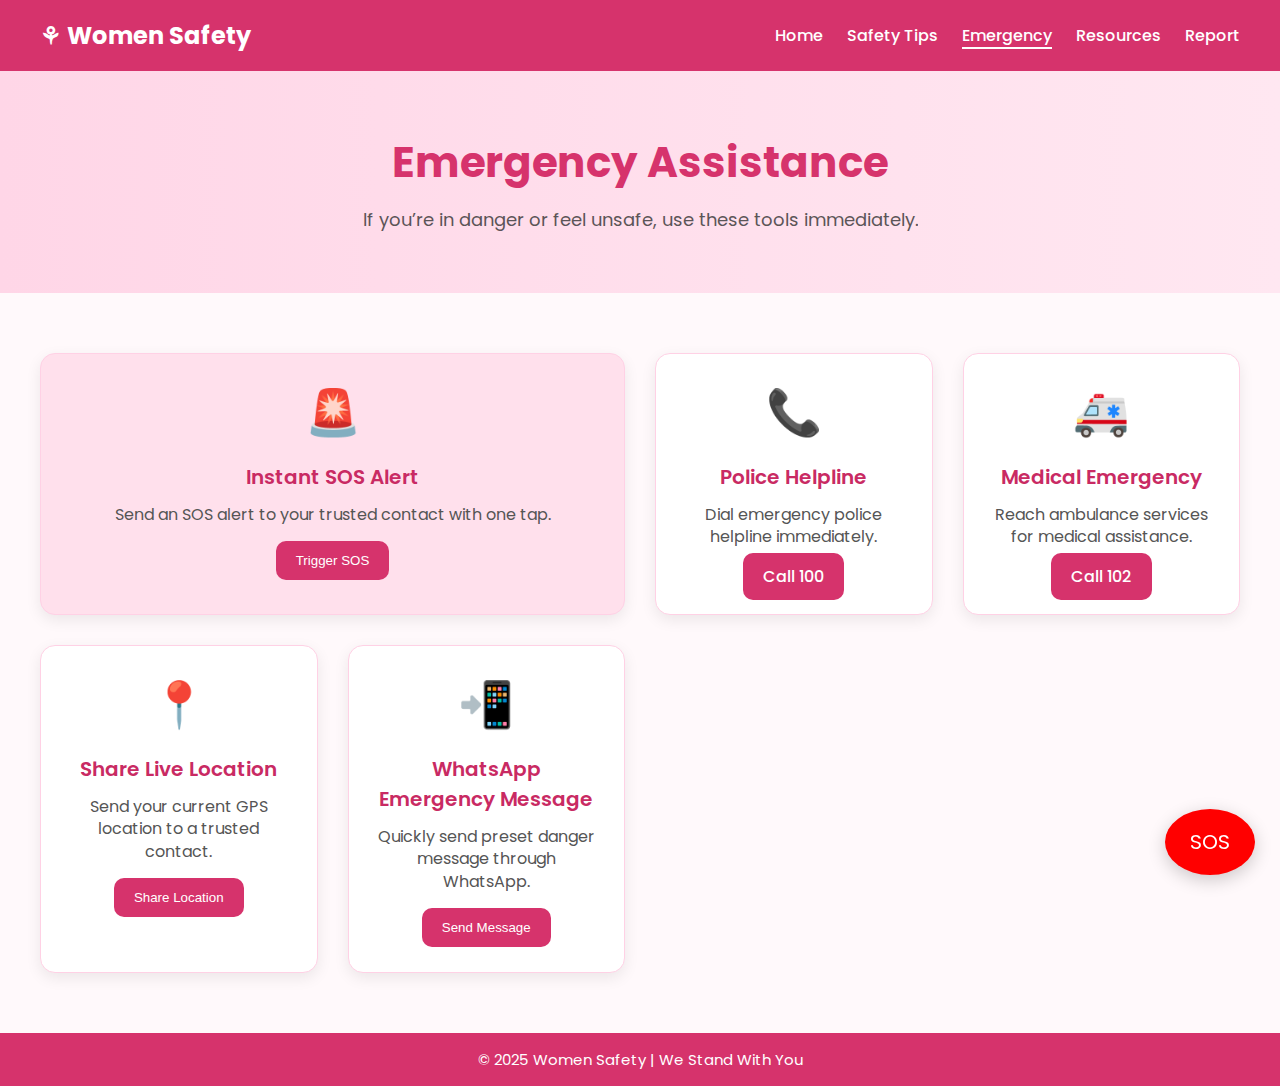
<file: emergency.html>
<!DOCTYPE html>
<html lang="en">
<head>
    <meta charset="UTF-8">
    <meta name="viewport" content="width=device-width, initial-scale=1.0">
    <title>Emergency Help | Women Safety</title>

    <!-- Google Font -->
    <link href="https://fonts.googleapis.com/css2?family=Poppins:wght@300;400;600;700&display=swap" rel="stylesheet">

    <style>
        /* Universal */
        * {
            margin: 0;
            padding: 0;
            box-sizing: border-box;
        }

        body {
            font-family: 'Poppins', sans-serif;
            background: #fff9fb;
            color: #333;
        }

        /* Header */
        .header {
            display: flex;
            justify-content: space-between;
            align-items: center;
            padding: 18px 40px;
            background: #d6336c;
            color: white;
        }

        .header .logo {
            font-size: 24px;
            font-weight: 700;
        }

        .navbar a {
            color: white;
            margin-left: 20px;
            text-decoration: none;
            font-weight: 500;
        }

        .navbar a.active {
            border-bottom: 2px solid white;
        }

        /* Hero Section */
        .em-hero {
            text-align: center;
            padding: 60px 20px;
            background: linear-gradient(to right, #ffd6e7, #ffe7f1);
        }

        .em-hero h1 {
            font-size: 42px;
            font-weight: 700;
            color: #d6336c;
        }

        .em-hero p {
            margin-top: 12px;
            font-size: 18px;
            opacity: 0.8;
        }

        /* Emergency Grid */
        .emergency-grid {
            display: grid;
            grid-template-columns: repeat(auto-fit, minmax(260px, 1fr));
            gap: 30px;
            padding: 60px 40px;
        }

        /* Emergency Cards */
        .em-card {
            background: #fff;
            padding: 25px;
            border-radius: 15px;
            border: 1px solid #ffd1e5;
            box-shadow: 0 5px 15px rgba(0,0,0,0.08);
            text-align: center;
            transition: 0.3s;
        }

        .em-card.big {
            grid-column: span 2;
            background: #ffe0ec;
        }

        .em-card:hover {
            transform: translateY(-6px);
            box-shadow: 0 10px 25px rgba(198, 40, 88, 0.15);
        }

        /* Icons */
        .em-card .icon {
            font-size: 45px;
            margin-bottom: 15px;
        }

        /* Titles & Description */
        .em-card h3 {
            color: #c92a63;
            font-size: 20px;
            margin-bottom: 12px;
            font-weight: 600;
        }

        .em-card p {
            font-size: 16px;
            margin-bottom: 15px;
            color: #555;
            line-height: 1.4;
        }

        /* Buttons */
        .call-btn, .location-btn, .w-btn, .sos-main-btn {
            background: #d6336c;
            color: white;
            padding: 12px 20px;
            border-radius: 10px;
            border: none;
            font-weight: 500;
            cursor: pointer;
            text-decoration: none;
            transition: 0.3s;
        }

        .call-btn:hover, .location-btn:hover, .w-btn:hover, .sos-main-btn:hover {
            background: #b72957;
        }

        /* Floating SOS Button */
        .floating-sos {
            position: fixed;
            right: 25px;
            bottom: 25px;
            background: red;
            color: white;
            padding: 18px 25px;
            border-radius: 50%;
            cursor: pointer;
            font-size: 20px;
            box-shadow: 0 5px 18px rgba(0,0,0,0.2);
            transition: 0.3s;
        }

        .floating-sos:hover {
            background: #b70000;
        }

        /* Footer */
        .footer {
            text-align: center;
            background: #d6336c;
            color: white;
            padding: 15px;
            font-size: 15px;
        }

        /* Responsive */
        @media (max-width: 768px) {
            .emergency-grid {
                padding: 40px 20px;
                gap: 20px;
            }

            .em-hero h1 {
                font-size: 32px;
            }

            .em-hero p {
                font-size: 16px;
            }
        }

        @media (max-width: 480px) {
            .em-card {
                padding: 20px;
                border-radius: 12px;
            }

            .em-card .icon {
                font-size: 38px;
            }

            .em-card h3 {
                font-size: 18px;
            }

            .em-card p {
                font-size: 14px;
            }

            .em-card.big {
                grid-column: span 1;
            }
        }
    </style>
</head>

<body>

<header class="header">
    <div class="logo">⚘ Women Safety</div>
    <nav class="navbar">
        <a href="index.html">Home</a>
        <a href="tips.html">Safety Tips</a>
        <a href="emergency.html" class="active">Emergency</a>
        <a href="resources.html">Resources</a>
        <a href="report.html">Report</a>
    </nav>
</header>

<!-- HERO SECTION -->
<section class="em-hero">
    <h1>Emergency Assistance</h1>
    <p>If you’re in danger or feel unsafe, use these tools immediately.</p>
</section>

<!-- EMERGENCY BLOCKS -->
<section class="emergency-grid">

    <div class="em-card big">
        <div class="icon">🚨</div>
        <h3>Instant SOS Alert</h3>
        <p>Send an SOS alert to your trusted contact with one tap.</p>
        <button class="sos-main-btn" onclick="triggerSOS()">Trigger SOS</button>
    </div>

    <div class="em-card">
        <div class="icon">📞</div>
        <h3>Police Helpline</h3>
        <p>Dial emergency police helpline immediately.</p>
        <a href="tel:100" class="call-btn">Call 100</a>
    </div>

    <div class="em-card">
        <div class="icon">🚑</div>
        <h3>Medical Emergency</h3>
        <p>Reach ambulance services for medical assistance.</p>
        <a href="tel:102" class="call-btn">Call 102</a>
    </div>

    <div class="em-card">
        <div class="icon">📍</div>
        <h3>Share Live Location</h3>
        <p>Send your current GPS location to a trusted contact.</p>
        <button class="location-btn" onclick="shareLocation()">Share Location</button>
    </div>

    <div class="em-card">
        <div class="icon">📲</div>
        <h3>WhatsApp Emergency Message</h3>
        <p>Quickly send preset danger message through WhatsApp.</p>
        <button class="w-btn" onclick="sendWhatsApp()">Send Message</button>
    </div>

</section>

<!-- FOOTER -->
<footer class="footer">
    © 2025 Women Safety | We Stand With You
</footer>

<div class="floating-sos" onclick="triggerSOS()">SOS</div>

<script>
    function triggerSOS() {
        alert('Emergency SOS triggered! Call your local authorities immediately.');
    }

    function shareLocation() {
        if (navigator.geolocation) {
            navigator.geolocation.getCurrentPosition(pos => {
                let message =
                    `Emergency! My current location:\nhttps://www.google.com/maps?q=${pos.coords.latitude},${pos.coords.longitude}`;
                alert("Location ready to share:\n" + message);
            });
        } else {
            alert("Geolocation not supported.");
        }
    }

    function sendWhatsApp() {
        let text = encodeURIComponent("⚠️ I am in danger. Please help me immediately.");
        window.open(`https://wa.me/?text=${text}`, "_blank");
    }
</script>

</body>
</html>
</file>
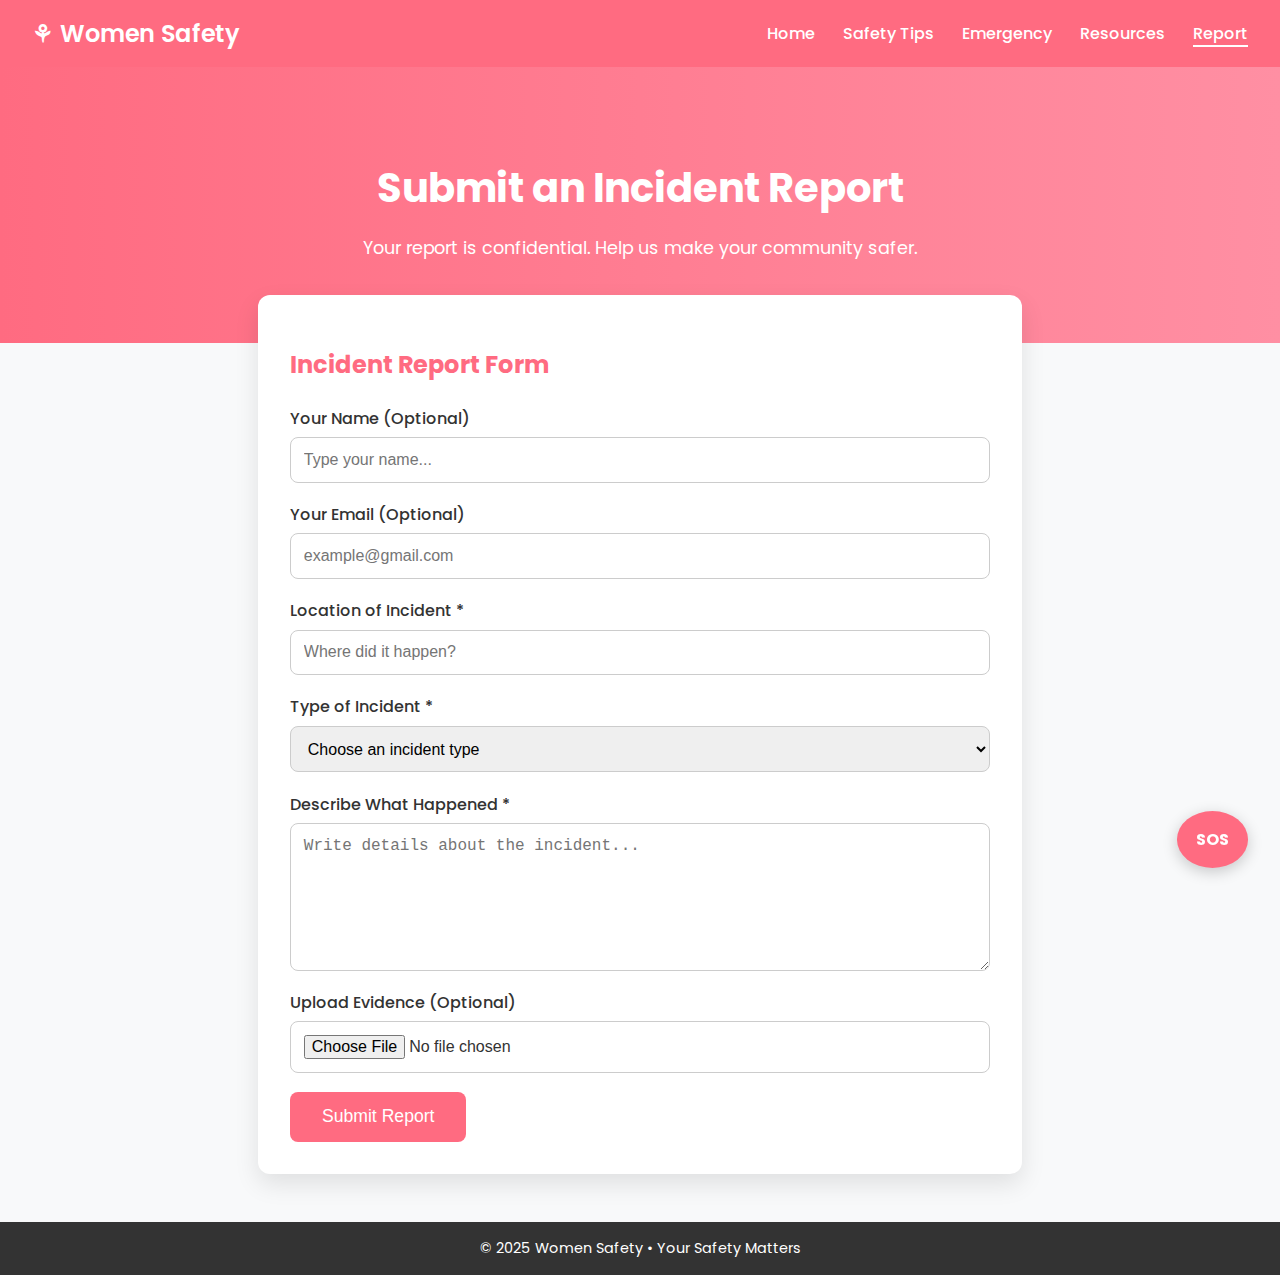
<file: report.html>
<!DOCTYPE html>
<html lang="en">
<head>
    <meta charset="UTF-8">
    <meta name="viewport" content="width=device-width, initial-scale=1.0">
    <title>Report Incident | Women Safety</title>

    <!-- Google Fonts -->
    <link href="https://fonts.googleapis.com/css2?family=Poppins:wght@300;400;500;600&display=swap" rel="stylesheet">
    
    <!-- Styles -->
    <style>
        body {
            font-family: 'Poppins', sans-serif;
            margin: 0;
            background-color: #f8f9fa;
            color: #333;
        }

        /* Header */
        .header {
            display: flex;
            justify-content: space-between;
            align-items: center;
            padding: 1rem 2rem;
            background-color: #ff6b81;
            color: #fff;
            position: sticky;
            top: 0;
            z-index: 100;
        }

        .header .logo {
            font-weight: 600;
            font-size: 1.5rem;
        }

        .navbar a {
            color: #fff;
            text-decoration: none;
            margin-left: 1.5rem;
            font-weight: 500;
        }

        .navbar a.active {
            border-bottom: 2px solid #fff;
        }

        /* Hero Section */
        .report-hero {
            background: linear-gradient(to right, #ff6b81, #ff8fa3);
            color: white;
            text-align: center;
            padding: 4rem 2rem;
        }

        .report-hero h1 {
            font-size: 2.5rem;
            margin-bottom: 1rem;
        }

        .report-hero p {
            font-size: 1.1rem;
        }

        /* Form Card */
        .report-card {
            max-width: 700px;
            margin: -3rem auto 3rem auto;
            background-color: #fff;
            border-radius: 12px;
            padding: 2rem;
            box-shadow: 0 10px 25px rgba(0,0,0,0.1);
        }

        .report-card h2 {
            margin-bottom: 1.5rem;
            color: #ff6b81;
        }

        .input-group {
            display: flex;
            flex-direction: column;
            margin-bottom: 1.2rem;
        }

        .input-group label {
            margin-bottom: 0.4rem;
            font-weight: 500;
        }

        .input-group input,
        .input-group select,
        .input-group textarea {
            padding: 0.8rem;
            border: 1px solid #ccc;
            border-radius: 8px;
            font-size: 1rem;
            outline: none;
        }

        .input-group input:focus,
        .input-group select:focus,
        .input-group textarea:focus {
            border-color: #ff6b81;
            box-shadow: 0 0 5px rgba(255, 107, 129, 0.4);
        }

        textarea {
            resize: vertical;
            min-height: 120px;
        }

        .submit-btn {
            background-color: #ff6b81;
            color: #fff;
            border: none;
            padding: 0.9rem 2rem;
            border-radius: 8px;
            font-size: 1.1rem;
            font-weight: 500;
            cursor: pointer;
            transition: 0.3s;
        }

        .submit-btn:hover {
            background-color: #ff495c;
        }

        /* Footer */
        .footer {
            text-align: center;
            padding: 1rem;
            background-color: #333;
            color: #fff;
            font-size: 0.9rem;
        }

        /* Floating SOS */
        .floating-sos {
            position: fixed;
            bottom: 2rem;
            right: 2rem;
            background-color: #ff6b81;
            color: #fff;
            font-weight: 700;
            padding: 1rem 1.2rem;
            border-radius: 50%;
            cursor: pointer;
            box-shadow: 0 4px 15px rgba(0,0,0,0.2);
            transition: 0.3s;
        }

        .floating-sos:hover {
            background-color: #ff495c;
        }

        /* Responsive */
        @media (max-width: 768px) {
            .report-card {
                margin: -2rem 1rem 2rem 1rem;
                padding: 1.5rem;
            }

            .report-hero h1 {
                font-size: 2rem;
            }
        }
    </style>
</head>
<body>

    <header class="header">
        <div class="logo">⚘ Women Safety</div>
        <nav class="navbar">
            <a href="index.html">Home</a>
            <a href="tips.html">Safety Tips</a>
            <a href="emergency.html">Emergency</a>
            <a href="resources.html">Resources</a>
            <a href="report.html" class="active">Report</a>
        </nav>
    </header>

    <section class="report-hero">
        <h1>Submit an Incident Report</h1>
        <p>Your report is confidential. Help us make your community safer.</p>
    </section>

    <section class="report-section">
        <div class="report-card">
            <h2>Incident Report Form</h2>
            <form action="https://formsubmit.co/YOUR_EMAIL@gmail.com" method="POST" enctype="multipart/form-data">
                
                <input type="hidden" name="_captcha" value="false">
                <input type="hidden" name="_next" value="https://YOUR_GITHUB_USERNAME.github.io/thanks.html">

                <div class="input-group">
                    <label for="name">Your Name (Optional)</label>
                    <input type="text" id="name" name="name" placeholder="Type your name...">
                </div>

                <div class="input-group">
                    <label for="email">Your Email (Optional)</label>
                    <input type="email" id="email" name="email" placeholder="example@gmail.com">
                </div>

                <div class="input-group">
                    <label for="location">Location of Incident *</label>
                    <input type="text" id="location" name="location" required placeholder="Where did it happen?">
                </div>

                <div class="input-group">
                    <label for="type">Type of Incident *</label>
                    <select id="type" name="type" required>
                        <option value="">Choose an incident type</option>
                        <option>Harassment</option>
                        <option>Physical Assault</option>
                        <option>Stalking</option>
                        <option>Domestic Violence</option>
                        <option>Cyber Harassment</option>
                        <option>Other</option>
                    </select>
                </div>

                <div class="input-group">
                    <label for="message">Describe What Happened *</label>
                    <textarea id="message" name="message" required placeholder="Write details about the incident..."></textarea>
                </div>

                <div class="input-group">
                    <label for="attachment">Upload Evidence (Optional)</label>
                    <input type="file" id="attachment" name="attachment" accept="image/*,.pdf,.mp4,.mp3">
                </div>

                <button class="submit-btn" type="submit">Submit Report</button>
            </form>
        </div>
    </section>

    <footer class="footer">
        © 2025 Women Safety • Your Safety Matters
    </footer>

    <div class="floating-sos" onclick="triggerSOS()">SOS</div>

    <script src="script.js"></script>
</body>
</html>
</file>
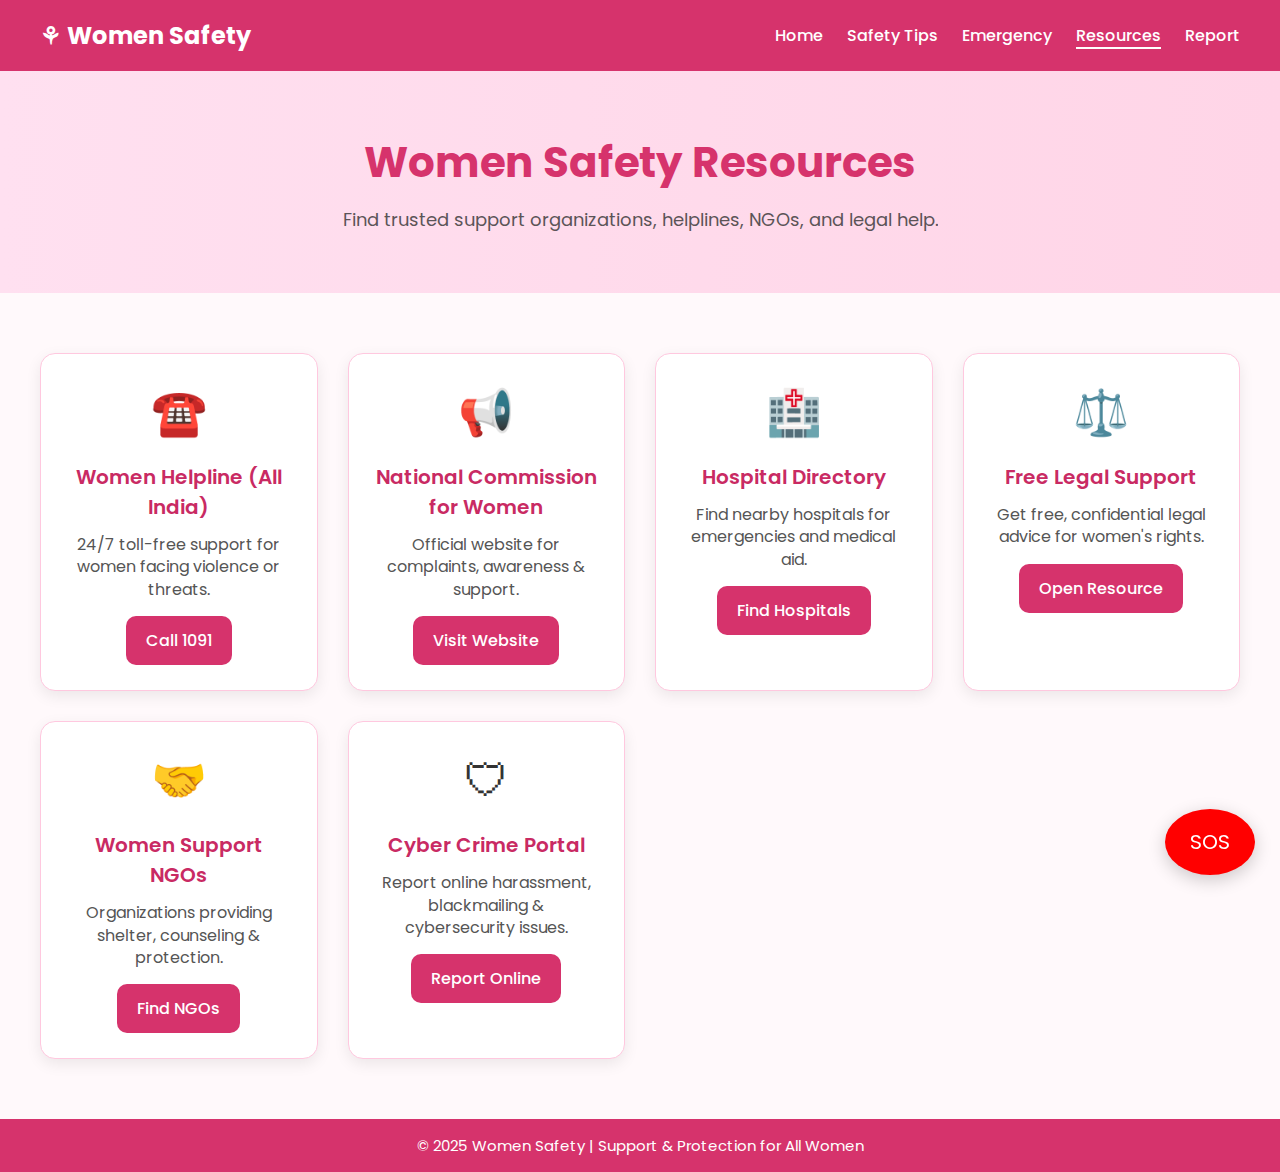
<file: resources.html>
<!DOCTYPE html>
<html lang="en">
<head>
    <meta charset="UTF-8">
    <meta name="viewport" content="width=device-width, initial-scale=1.0">
    <title>Resources | Women Safety</title>

    <!-- Google Font -->
    <link href="https://fonts.googleapis.com/css2?family=Poppins:wght@300;400;600;700&display=swap" rel="stylesheet">

    <style>
        /* Universal */
        * {
            margin: 0;
            padding: 0;
            box-sizing: border-box;
        }

        body {
            font-family: 'Poppins', sans-serif;
            background: #fff9fb;
            color: #333;
        }

        /* Header */
        .header {
            display: flex;
            justify-content: space-between;
            align-items: center;
            padding: 18px 40px;
            background: #d6336c;
            color: white;
        }

        .header .logo {
            font-size: 24px;
            font-weight: 700;
        }

        .navbar a {
            color: white;
            margin-left: 20px;
            text-decoration: none;
            font-weight: 500;
        }

        .navbar a.active {
            border-bottom: 2px solid white;
        }

        /* Hero Section */
        .res-hero {
            text-align: center;
            padding: 60px 20px;
            background: linear-gradient(to right, #ffe0f0, #ffd5e7);
        }

        .res-hero h1 {
            font-size: 42px;
            font-weight: 700;
            color: #d6336c;
        }

        .res-hero p {
            margin-top: 12px;
            font-size: 18px;
            opacity: 0.8;
        }

        /* Resource Grid */
        .res-grid {
            display: grid;
            grid-template-columns: repeat(auto-fit, minmax(260px, 1fr));
            gap: 30px;
            padding: 60px 40px;
        }

        /* Resource Cards */
        .res-card {
            background: #fff;
            padding: 25px;
            border-radius: 15px;
            border: 1px solid #ffc8df;
            box-shadow: 0 5px 15px rgba(0,0,0,0.08);
            text-align: center;
            transition: 0.3s;
        }

        .res-card:hover {
            transform: translateY(-6px);
            box-shadow: 0 10px 25px rgba(198, 40, 88, 0.15);
        }

        /* Icons */
        .res-card .icon {
            font-size: 45px;
            margin-bottom: 15px;
        }

        /* Titles & Description */
        .res-card h3 {
            color: #c92a63;
            font-size: 20px;
            margin-bottom: 12px;
            font-weight: 600;
        }

        .res-card p {
            font-size: 16px;
            margin-bottom: 15px;
            color: #555;
            line-height: 1.4;
        }

        /* Resource Buttons */
        .res-btn {
            display: inline-block;
            padding: 12px 20px;
            background: #d6336c;
            color: white;
            border-radius: 10px;
            text-decoration: none;
            font-weight: 500;
            transition: 0.3s;
        }

        .res-btn:hover {
            background: #b72957;
        }

        /* Footer */
        .footer {
            text-align: center;
            background: #d6336c;
            color: white;
            padding: 15px;
            font-size: 15px;
        }

        /* Floating SOS Button */
        .floating-sos {
            position: fixed;
            right: 25px;
            bottom: 25px;
            background: red;
            color: white;
            padding: 18px 25px;
            border-radius: 50%;
            cursor: pointer;
            font-size: 20px;
            box-shadow: 0 5px 18px rgba(0,0,0,0.2);
            transition: 0.3s;
        }

        .floating-sos:hover {
            background: #b70000;
        }

        /* Responsive */
        @media (max-width: 768px) {
            .res-grid {
                padding: 40px 20px;
                gap: 20px;
            }

            .res-hero h1 {
                font-size: 32px;
            }

            .res-hero p {
                font-size: 16px;
            }
        }

        @media (max-width: 480px) {
            .res-card {
                padding: 20px;
                border-radius: 12px;
            }

            .res-card .icon {
                font-size: 38px;
            }

            .res-card h3 {
                font-size: 18px;
            }

            .res-card p {
                font-size: 14px;
            }
        }
    </style>
</head>
<body>

<header class="header">
    <div class="logo">⚘ Women Safety</div>
    <nav class="navbar">
        <a href="index.html">Home</a>
        <a href="tips.html">Safety Tips</a>
        <a href="emergency.html">Emergency</a>
        <a href="resources.html" class="active">Resources</a>
        <a href="report.html">Report</a>
    </nav>
</header>

<!-- HERO SECTION -->
<section class="res-hero">
    <h1>Women Safety Resources</h1>
    <p>Find trusted support organizations, helplines, NGOs, and legal help.</p>
</section>

<!-- RESOURCE CARDS -->
<section class="res-grid">

    <div class="res-card">
        <div class="icon">☎️</div>
        <h3>Women Helpline (All India)</h3>
        <p>24/7 toll-free support for women facing violence or threats.</p>
        <a href="tel:1091" class="res-btn">Call 1091</a>
    </div>

    <div class="res-card">
        <div class="icon">📢</div>
        <h3>National Commission for Women</h3>
        <p>Official website for complaints, awareness & support.</p>
        <a href="https://ncw.nic.in" target="_blank" class="res-btn">Visit Website</a>
    </div>

    <div class="res-card">
        <div class="icon">🏥</div>
        <h3>Hospital Directory</h3>
        <p>Find nearby hospitals for emergencies and medical aid.</p>
        <a href="https://www.google.com/maps/search/hospitals+near+me" target="_blank" class="res-btn">Find Hospitals</a>
    </div>

    <div class="res-card">
        <div class="icon">⚖️</div>
        <h3>Free Legal Support</h3>
        <p>Get free, confidential legal advice for women's rights.</p>
        <a href="https://nalsa.gov.in" target="_blank" class="res-btn">Open Resource</a>
    </div>

    <div class="res-card">
        <div class="icon">🤝</div>
        <h3>Women Support NGOs</h3>
        <p>Organizations providing shelter, counseling & protection.</p>
        <a href="https://www.google.com/search?q=women+NGOs+near+me" target="_blank" class="res-btn">Find NGOs</a>
    </div>

    <div class="res-card">
        <div class="icon">🛡</div>
        <h3>Cyber Crime Portal</h3>
        <p>Report online harassment, blackmailing & cybersecurity issues.</p>
        <a href="https://cybercrime.gov.in" target="_blank" class="res-btn">Report Online</a>
    </div>

</section>

<footer class="footer">
    © 2025 Women Safety | Support & Protection for All Women
</footer>

<div class="floating-sos" onclick="triggerSOS()">SOS</div>

<script>
    function triggerSOS() {
        alert('Emergency SOS triggered! Call your local authorities immediately.');
    }
</script>

</body>
</html>
</file>
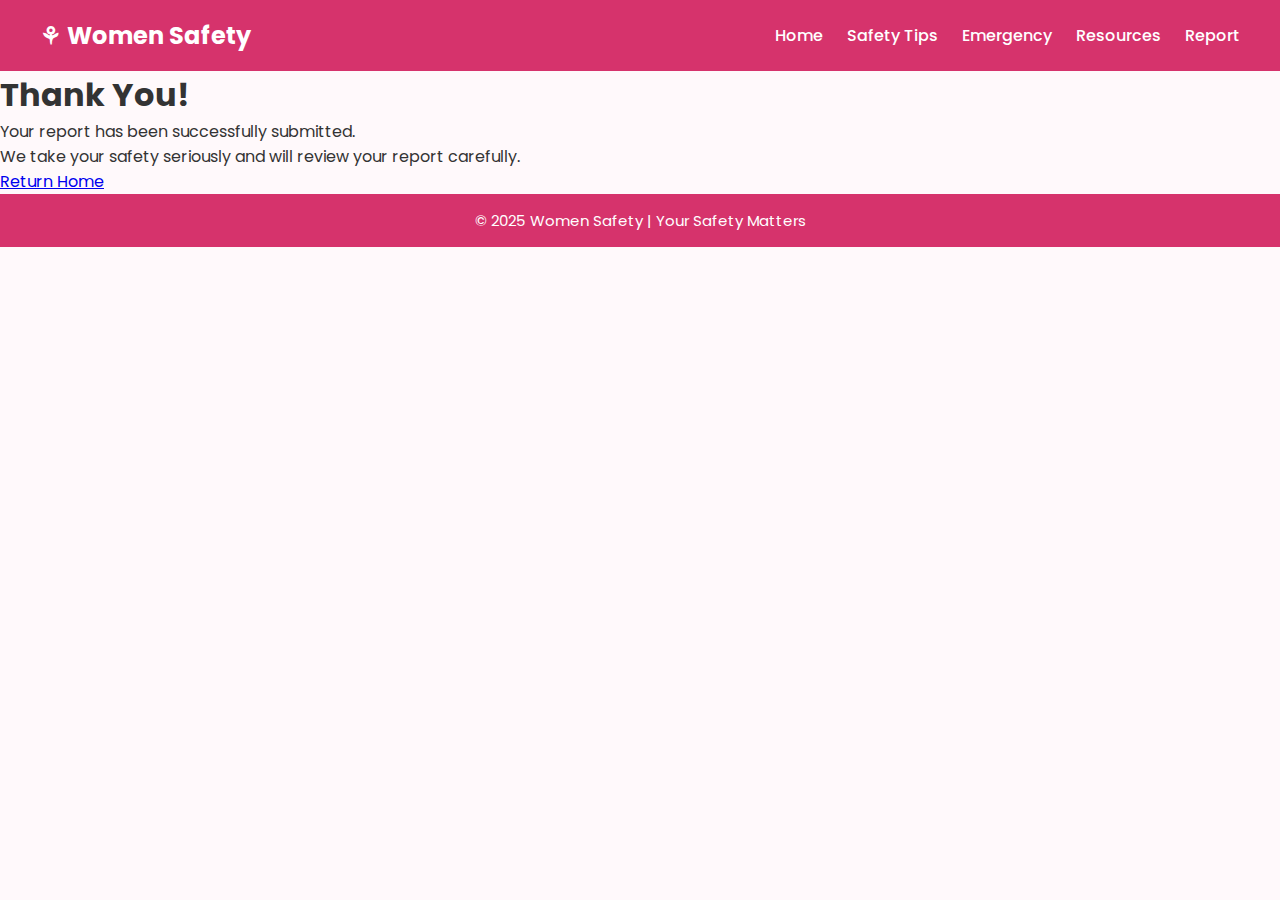
<file: thanks.html>
<!DOCTYPE html>
<html lang="en">
<head>
    <meta charset="UTF-8">
    <meta name="viewport" content="width=device-width, initial-scale=1.0">
    <title>Thank You | Women Safety</title>

    <!-- Google Font -->
    <link href="https://fonts.googleapis.com/css2?family=Poppins:wght@300;400;500;600&display=swap" rel="stylesheet">

    <link rel="stylesheet" href="style.css">
</head>

<body>

<header class="header">
    <div class="logo">⚘ Women Safety</div>
    <nav class="navbar">
        <a href="index.html">Home</a>
        <a href="tips.html">Safety Tips</a>
        <a href="emergency.html">Emergency</a>
        <a href="resources.html">Resources</a>
        <a href="report.html">Report</a>
    </nav>
</header>

<!-- HERO / THANK YOU SECTION -->
<section class="thank-hero">
    <div class="thank-card">
        <h1>Thank You!</h1>
        <p>Your report has been successfully submitted.</p>
        <p>We take your safety seriously and will review your report carefully.</p>
        <a href="index.html" class="home-btn">Return Home</a>
    </div>
</section>

<footer class="footer">
    © 2025 Women Safety | Your Safety Matters
</footer>

</body>
</html>
</file>
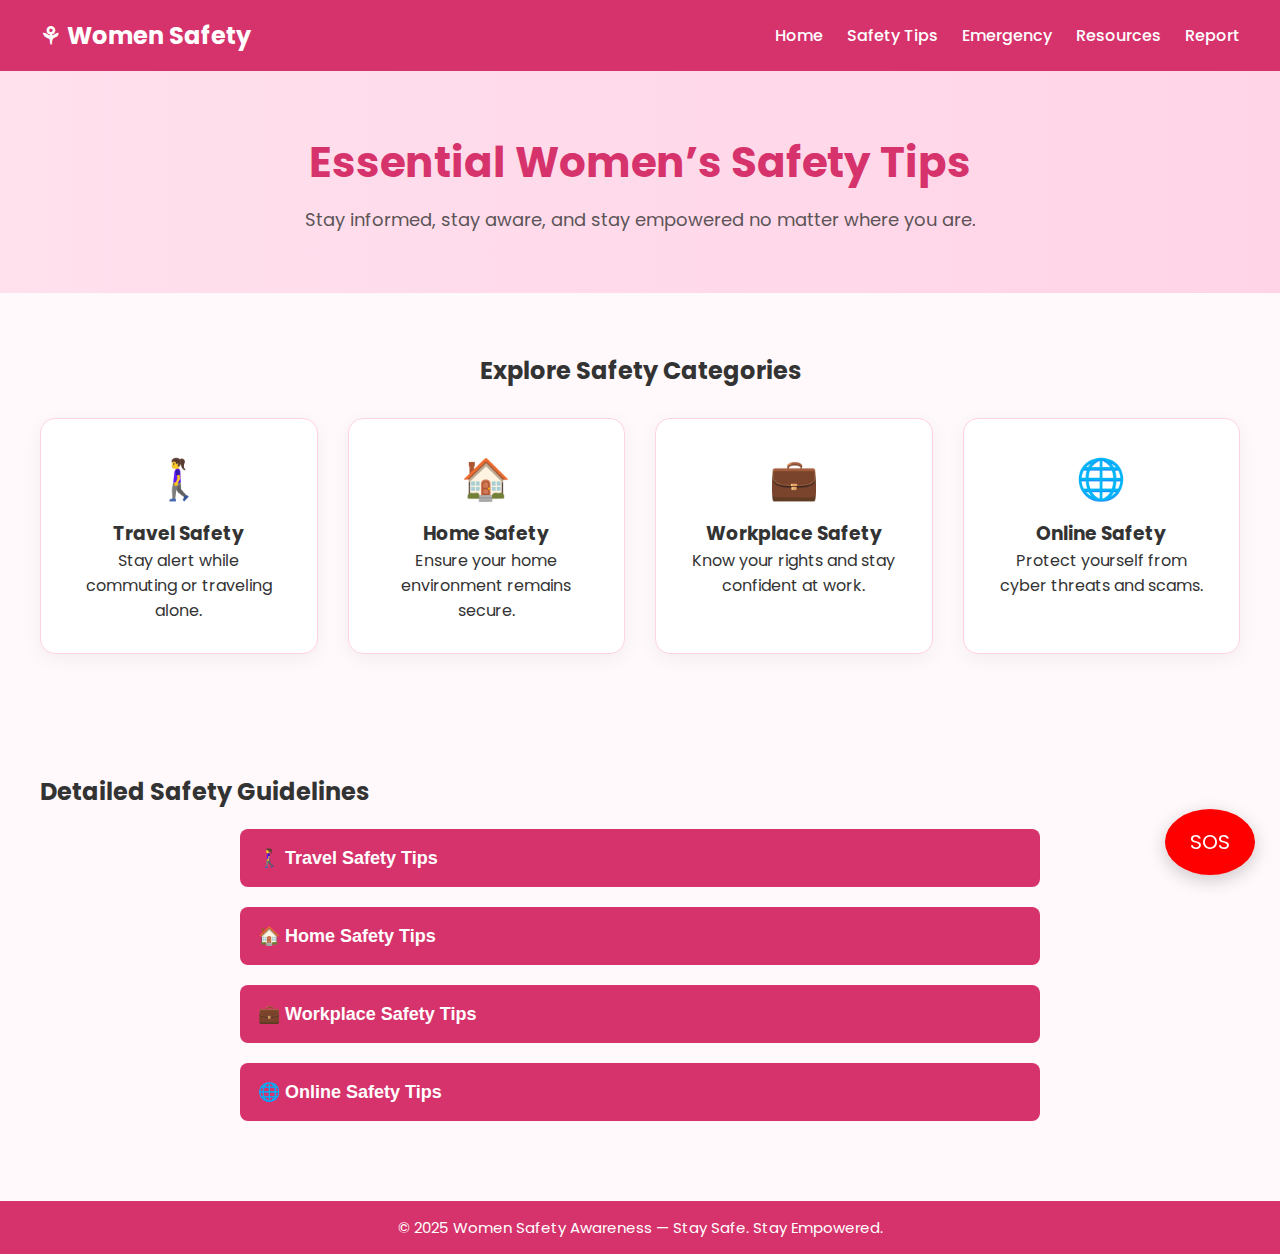
<file: tips.html>
<!DOCTYPE html>
<html lang="en">
<head>
    <meta charset="UTF-8">
    <meta name="viewport" content="width=device-width, initial-scale=1.0">
    <title>Safety Tips | Women Safety</title>

    <!-- Google Premium Font -->
    <link href="https://fonts.googleapis.com/css2?family=Poppins:wght@300;400;600;700&display=swap" rel="stylesheet">

    <link rel="stylesheet" href="style.css">
</head>

<body>

<!-- HEADER -->
<header class="header">
    <div class="logo">⚘ Women Safety</div>
    <nav class="navbar">
        <a href="index.html">Home</a>
        <a href="tips.html" class="active">Safety Tips</a>
        <a href="emergency.html">Emergency</a>
        <a href="resources.html">Resources</a>
        <a href="report.html">Report</a>
    </nav>
</header>

<!-- ================= HERO SECTION ================= -->
<section class="tips-hero">
    <h1>Essential Women’s Safety Tips</h1>
    <p>Stay informed, stay aware, and stay empowered no matter where you are.</p>
</section>

<!-- ================= CATEGORY CARDS ================= -->
<section class="tips-categories">
    <h2>Explore Safety Categories</h2>

    <div class="category-grid">

        <div class="category-card">
            <div class="icon">🚶‍♀️</div>
            <h3>Travel Safety</h3>
            <p>Stay alert while commuting or traveling alone.</p>
        </div>

        <div class="category-card">
            <div class="icon">🏠</div>
            <h3>Home Safety</h3>
            <p>Ensure your home environment remains secure.</p>
        </div>

        <div class="category-card">
            <div class="icon">💼</div>
            <h3>Workplace Safety</h3>
            <p>Know your rights and stay confident at work.</p>
        </div>

        <div class="category-card">
            <div class="icon">🌐</div>
            <h3>Online Safety</h3>
            <p>Protect yourself from cyber threats and scams.</p>
        </div>

    </div>
</section>

<!-- ================= ACCORDION SECTION ================= -->
<section class="accordion-section">
    <h2>Detailed Safety Guidelines</h2>

    <!-- Travel Safety -->
    <div class="accordion">
        <button class="accordion-btn">🚶‍♀️ Travel Safety Tips</button>
        <div class="accordion-content">
            <ul>
                <li>Prefer well-lit and busy roads, especially at night.</li>
                <li>Share your live location with someone you trust.</li>
                <li>Avoid traveling with strangers or hitchhiking.</li>
                <li>Carry a fully charged phone and power bank.</li>
                <li>Do not reveal travel plans publicly.</li>
            </ul>
        </div>
    </div>

    <!-- Home Safety -->
    <div class="accordion">
        <button class="accordion-btn">🏠 Home Safety Tips</button>
        <div class="accordion-content">
            <ul>
                <li>Always lock doors and windows before sleeping.</li>
                <li>Do not allow unknown service people inside without ID verification.</li>
                <li>Install peepholes or a security camera if possible.</li>
                <li>Never leave spare keys outside your home.</li>
                <li>Keep emergency contacts visible at home.</li>
            </ul>
        </div>
    </div>

    <!-- Workplace Safety -->
    <div class="accordion">
        <button class="accordion-btn">💼 Workplace Safety Tips</button>
        <div class="accordion-content">
            <ul>
                <li>Maintain professional boundaries with colleagues.</li>
                <li>Avoid staying alone in office late at night.</li>
                <li>Report harassment immediately to HR or trusted staff.</li>
                <li>Know your workplace’s emergency exits.</li>
                <li>Keep your personal details private.</li>
            </ul>
        </div>
    </div>

    <!-- Online Safety -->
    <div class="accordion">
        <button class="accordion-btn">🌐 Online Safety Tips</button>
        <div class="accordion-content">
            <ul>
                <li>Never share your passwords or OTPs with anyone.</li>
                <li>Use strong, unique passwords for each account.</li>
                <li>Enable 2-Factor Authentication everywhere possible.</li>
                <li>Avoid clicking unknown links or downloading files from strangers.</li>
                <li>Do not overshare personal information on social media.</li>
            </ul>
        </div>
    </div>

</section>

<!-- FOOTER -->
<footer class="footer">
    © 2025 Women Safety Awareness — Stay Safe. Stay Empowered.
</footer>

<!-- Floating Panic Button -->
<div class="floating-sos" onclick="triggerSOS()">SOS</div>

<!-- Accordion JavaScript -->
<script>
    const accButtons = document.querySelectorAll(".accordion-btn");

    accButtons.forEach((btn) => {
        btn.addEventListener("click", () => {
            btn.classList.toggle("active");

            const content = btn.nextElementSibling;
            if (content.style.maxHeight) {
                content.style.maxHeight = null;
            } else {
                content.style.maxHeight = content.scrollHeight + "px";
            }
        });
    });
</script>

<script src="script.js"></script>
</body>
</html>
</file>
<file: style.css>
/* Universal */
* {
    margin: 0;
    padding: 0;
    box-sizing: border-box;
}

body {
    font-family: 'Poppins', sans-serif;
    background: #fff9fb;
    color: #333;
}

/* Header */
.header {
    display: flex;
    justify-content: space-between;
    padding: 18px 40px;
    align-items: center;
    background: #d6336c;
    color: white;
}

.header .logo {
    font-size: 24px;
    font-weight: 700;
}

.navbar a {
    color: white;
    margin-left: 20px;
    text-decoration: none;
    font-weight: 500;
}

/* HERO SECTION */
.hero-section {
    display: flex;
    padding: 60px;
    justify-content: space-between;
    align-items: center;
    background: linear-gradient(to right, #ffe6ef, #ffd7e3);
    flex-wrap: wrap;
}

.hero-left h1 {
    font-size: 48px;
    font-weight: 700;
}

.hero-left h1 span {
    color: #d6336c;
}

.hero-left p {
    margin: 20px 0;
    font-size: 18px;
}

.btn-primary {
    background: #d6336c;
    padding: 12px 20px;
    color: white;
    border: none;
    border-radius: 8px;
    font-weight: 600;
}

.btn-secondary {
    margin-left: 15px;
    background: white;
    color: #d6336c;
    padding: 12px 18px;
    border-radius: 8px;
    text-decoration: none;
    border: 2px solid #d6336c;
}

.hero-right img {
    width: 380px;
}

/* Block Sections */
.block-section,
.features-section,
.reminder-section {
    padding: 60px 40px;
    text-align: center;
}

.section-subtitle {
    opacity: 0.7;
    margin-top: 10px;
}

/* Stats */
.stat-blocks {
    display: flex;
    justify-content: center;
    gap: 30px;
    margin-top: 35px;
    flex-wrap: wrap;
}

.stat-card {
    background: white;
    padding: 25px;
    border-radius: 15px;
    border: 2px solid #ffc9dd;
    width: 220px;
    transition: .3s;
}

.stat-card:hover {
    transform: translateY(-5px);
}

/* Features */
.feature-grid {
    margin-top: 40px;
    display: grid;
    grid-template-columns: repeat(auto-fit, minmax(260px, 1fr));
    gap: 25px;
}

.feature-card {
    background: white;
    border-radius: 12px;
    padding: 25px;
    border: 1px solid #ffd4e2;
    box-shadow: 0 6px 18px rgba(0,0,0,0.05);
    transition: .3s;
}

.feature-card:hover {
    transform: translateY(-8px);
}

.feature-btn {
    margin-top: 12px;
    padding: 10px 18px;
    border: none;
    background: #d6336c;
    color: white;
    border-radius: 8px;
    text-decoration: none;
}

/* Reminders */
.reminder-grid {
    margin-top: 30px;
    display: grid;
    grid-template-columns: repeat(auto-fit, minmax(260px, 1fr));
    gap: 20px;
}

.reminder-box {
    background: #fff1f7;
    padding: 20px;
    border-radius: 12px;
    border-left: 5px solid #d6336c;
}

/* Footer */
.footer {
    background: #d6336c;
    padding: 15px;
    color: white;
    text-align: center;
    font-size: 15px;
}

/* Floating SOS Button */
.floating-sos {
    position: fixed;
    right: 25px;
    bottom: 25px;
    background: red;
    color: white;
    padding: 18px 25px;
    border-radius: 50%;
    cursor: pointer;
    font-size: 20px;
    box-shadow: 0 5px 18px rgba(0,0,0,0.2);
}

/* Tips Hero */
.tips-hero {
    text-align: center;
    padding: 60px 20px;
    background: linear-gradient(to right, #ffe0ed, #ffd4e7);
}

.tips-hero h1 {
    font-size: 42px;
    color: #d6336c;
    font-weight: 700;
}

.tips-hero p {
    margin-top: 12px;
    font-size: 18px;
    opacity: 0.8;
}

/* Category Cards */
.tips-categories {
    padding: 60px 40px;
    text-align: center;
}

.category-grid {
    margin-top: 30px;
    display: grid;
    grid-template-columns: repeat(auto-fit, minmax(240px, 1fr));
    gap: 30px;
}

.category-card {
    background: #fff;
    padding: 30px;
    border-radius: 15px;
    border: 1px solid #ffd1e5;
    box-shadow: 0px 5px 20px rgba(0,0,0,0.05);
    transition: 0.3s;
}

.category-card:hover {
    transform: translateY(-5px);
}

.category-card .icon {
    font-size: 40px;
    margin-bottom: 10px;
}

/* Accordion */
.accordion-section {
    padding: 60px 40px;
}

.accordion {
    margin: 20px auto;
    max-width: 800px;
}

.accordion-btn {
    width: 100%;
    padding: 18px;
    background: #d6336c;
    color: white;
    border: none;
    text-align: left;
    font-size: 18px;
    border-radius: 8px;
    cursor: pointer;
    font-weight: 600;
}

.accordion-btn.active {
    background: #b62c5d;
}

.accordion-content {
    padding: 0 18px;
    max-height: 0;
    overflow: hidden;
    background: #fff2f7;
    border-left: 4px solid #d6336c;
    transition: max-height 0.3s ease;
    border-radius: 0 0 10px 10px;
}

.accordion-content ul {
    padding: 15px 0;
}

.accordion-content ul li {
    padding: 8px 0;
    /* Report Hero */
.report-hero {
    padding: 60px 20px;
    text-align: center;
    background: linear-gradient(to right, #ffe0ed, #ffd1e7);
}

.report-hero h1 {
    font-size: 42px;
    color: #d6336c;
    font-weight: 700;
}

.report-hero p {
    font-size: 18px;
    opacity: 0.8;
}

/* Report Form */
.report-section {
    padding: 60px 20px;
    text-align: center;
}

.report-form {
    max-width: 650px;
    margin: auto;
    background: white;
    padding: 30px;
    border-radius: 15px;
    border: 1px solid #ffd1e5;
    box-shadow: 0px 5px 15px rgba(0,0,0,0.07);
}

.report-form label {
    margin-top: 15px;
    display: block;
    text-align: left;
    font-weight: 600;
    color: #b82d5d;
}

.report-form input,
.report-form select,
.report-form textarea {
    width: 100%;
    margin-top: 5px;
    padding: 12px;
    border-radius: 8px;
    border: 1px solid #e8b6c9;
    font-size: 16px;
    background: #fff8fc;
}

.report-form textarea {
    height: 140px;
    resize: none;
}

.submit-btn {
    margin-top: 25px;
    background: #d6336c;
    color: white;
    padding: 14px 20px;
    border: none;
    border-radius: 10px;
    font-size: 18px;
    cursor: pointer;
}

.submit-btn:hover {
    background: #b82959;
}
font-size: 16px;
}
</file>
